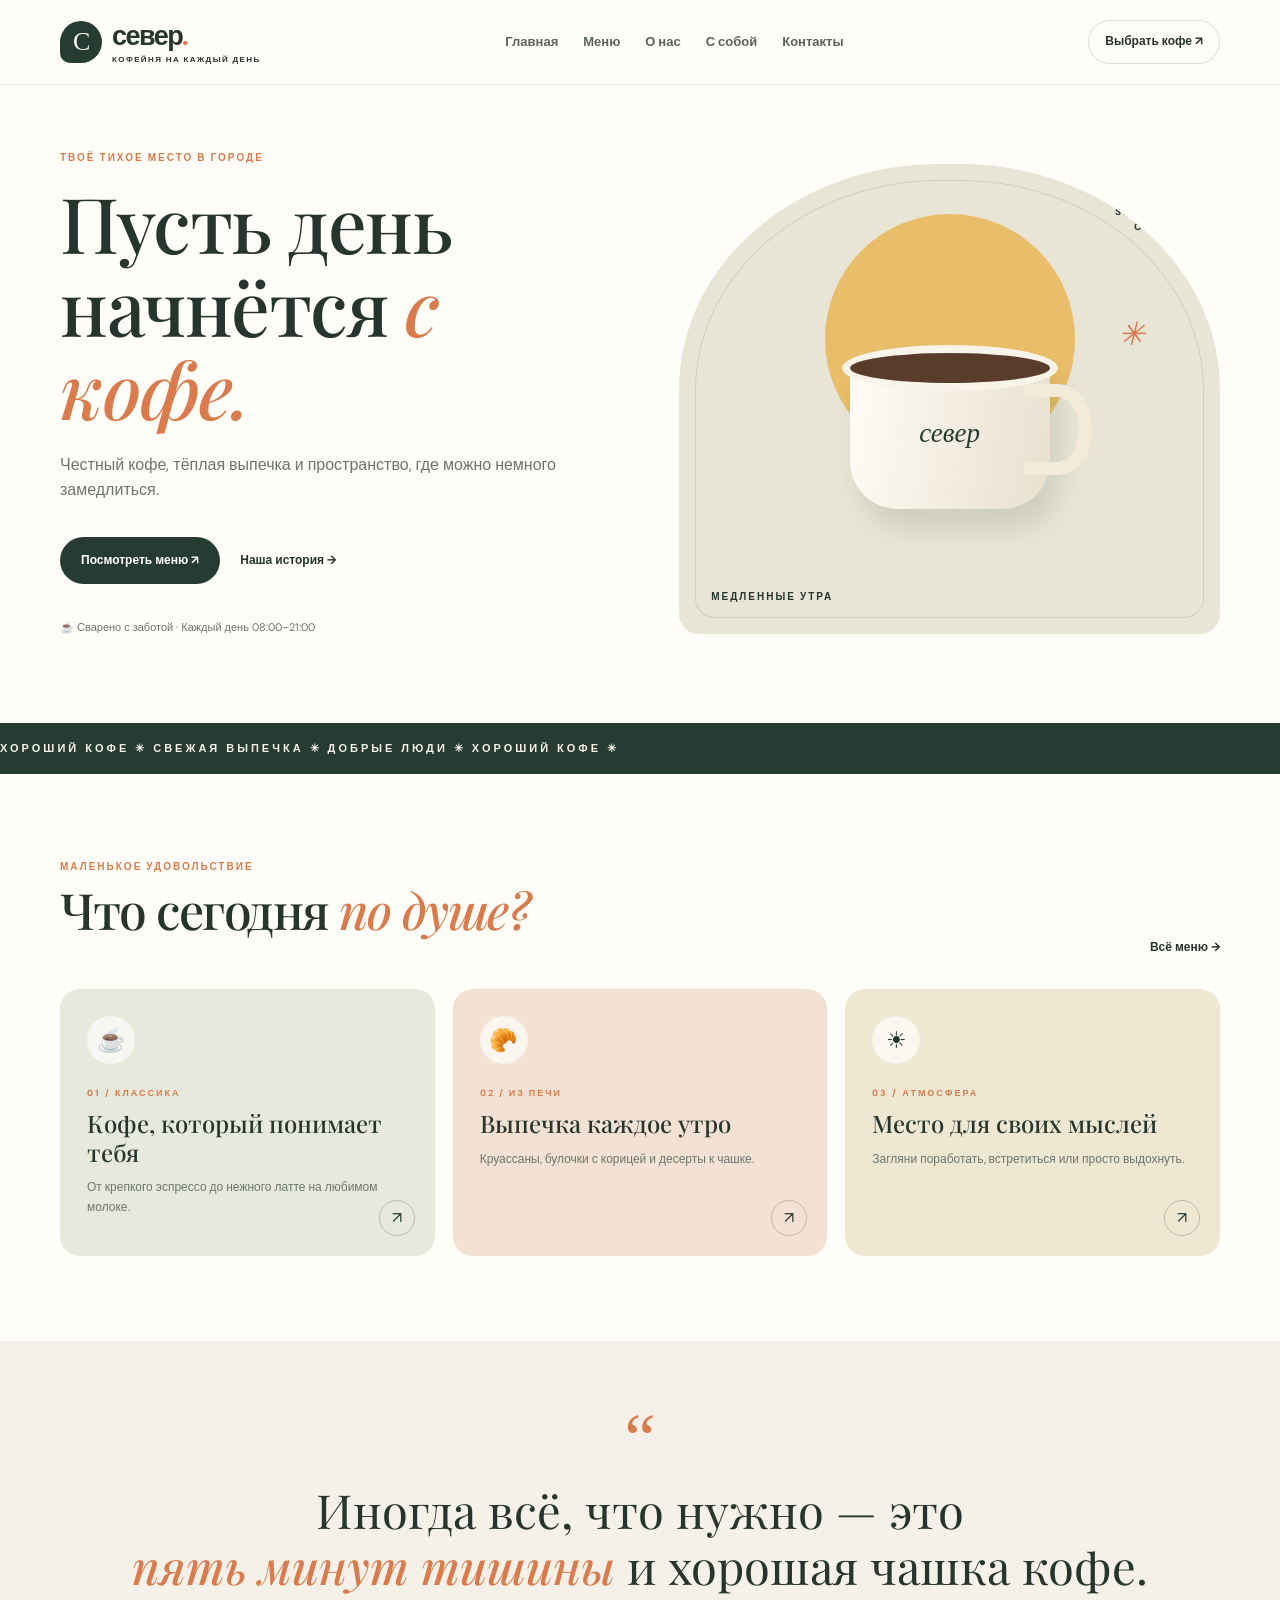
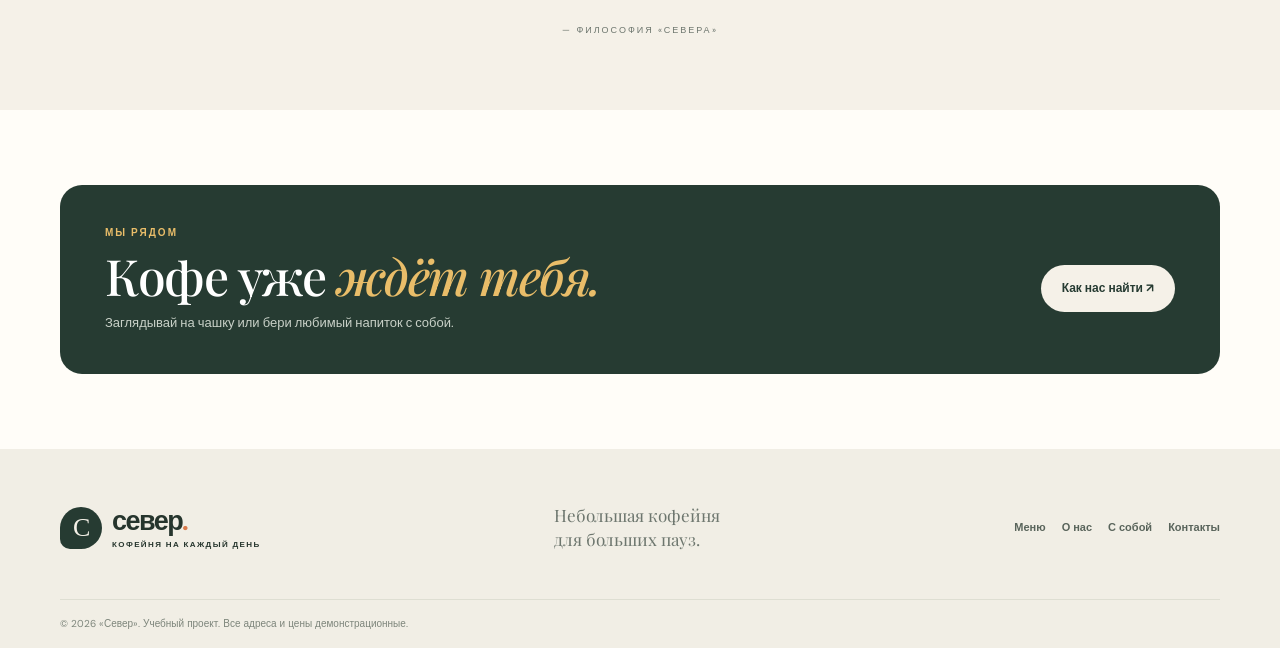
<file: index.html>
<!doctype html>
<html lang="ru"><head><!-- Google tag (gtag.js) -->
<script async src="https://www.googletagmanager.com/gtag/js?id=G-7KLQMYCX5T"></script>
<script>
  window.dataLayer = window.dataLayer || [];
  function gtag(){dataLayer.push(arguments);}
  gtag('js', new Date());

  gtag('config', 'G-7KLQMYCX5T');
</script>
<meta charset="utf-8"><meta name="viewport" content="width=device-width, initial-scale=1">
<title>Север — уютная кофейня в городе</title><meta name="description" content="Кофейня «Север»: ароматный кофе, свежая выпечка и место, где можно замедлиться.">
<meta name="keywords" content="кофейня, кофе, меню кофейни, капучино, латте, выпечка, кофе с собой">
<meta name="author" content="Учебный проект"><meta name="robots" content="index, follow">
<link rel="canonical" href="https://angyraid.github.io/kofeynya-sever/">
<meta property="og:type" content="website"><meta property="og:title" content="Север — уютная кофейня в городе">
<meta property="og:description" content="Кофейня «Север»: ароматный кофе, свежая выпечка и место, где можно замедлиться."><meta property="og:url" content="https://angyraid.github.io/kofeynya-sever/"><meta property="og:locale" content="ru_RU">
<meta name="theme-color" content="#263b32"><link rel="stylesheet" href="style.css"><script src="script.js" defer></script>
<!-- Yandex.Metrika counter -->
<script type="text/javascript">
    (function(m,e,t,r,i,k,a){
        m[i]=m[i]||function(){(m[i].a=m[i].a||[]).push(arguments)};
        m[i].l=1*new Date();
        for (var j = 0; j < document.scripts.length; j++) {if (document.scripts[j].src === r) { return; }}
        k=e.createElement(t),a=e.getElementsByTagName(t)[0],k.async=1,k.src=r,a.parentNode.insertBefore(k,a)
    })(window, document,'script','https://mc.yandex.ru/metrika/tag.js?id=113733367', 'ym');

    ym(113733367, 'init', {ssr:true, webvisor:true, clickmap:true, ecommerce:"dataLayer", referrer: document.referrer, url: location.href, accurateTrackBounce:true, trackLinks:true});
</script>
<noscript><div><img src="https://mc.yandex.ru/watch/113733367" style="position:absolute; left:-9999px;" alt="" /></div></noscript>
<!-- /Yandex.Metrika counter --></head><body><a class="skip" href="#main">Перейти к содержимому</a><header><div class="wrap head"><a class="logo" href="index.html"><b>С</b><span>север<span class="dot">.</span><small>КОФЕЙНЯ НА КАЖДЫЙ ДЕНЬ</small></span></a><button class="toggle" aria-label="Открыть меню" aria-expanded="false">☰</button><nav class="menu"><a href="index.html">Главная</a><a href="menu.html">Меню</a><a href="about.html">О нас</a><a href="delivery.html">С собой</a><a href="contacts.html">Контакты</a></nav><a class="toplink" href="menu.html">Выбрать кофе ↗</a></div></header><main id="main">
<section class="hero wrap"><div><p class="eyebrow">ТВОЁ ТИХОЕ МЕСТО В ГОРОДЕ</p><h1>Пусть день<br>начнётся <em>с кофе.</em></h1><p class="lead">Честный кофе, тёплая выпечка и пространство, где можно немного замедлиться.</p><a class="btn" href="menu.html">Посмотреть меню ↗</a><a class="textlink" href="about.html">Наша история →</a><p class="note">☕ Сварено с заботой · Каждый день 08:00–21:00</p></div><div class="art" role="img" aria-label="Стилизованная чашка кофе"><div class="sun"></div><div class="cup"><span>север</span></div><b class="arttop">SPECIALTY<br>COFFEE</b><b class="artbottom">МЕДЛЕННЫЕ УТРА</b><i>✳</i></div></section>
<div class="ticker">ХОРОШИЙ КОФЕ ✳ СВЕЖАЯ ВЫПЕЧКА ✳ ДОБРЫЕ ЛЮДИ ✳ ХОРОШИЙ КОФЕ ✳</div>
<section class="wrap section"><div class="sectionhead"><div><p class="eyebrow">МАЛЕНЬКОЕ УДОВОЛЬСТВИЕ</p><h2>Что сегодня <em>по душе?</em></h2></div><a class="textlink" href="menu.html">Всё меню →</a></div><div class="cards"><article class="card green"><span>☕</span><p class="eyebrow">01 / КЛАССИКА</p><h3>Кофе, который понимает тебя</h3><p>От крепкого эспрессо до нежного латте на любимом молоке.</p><a class="round" href="menu.html">↗</a></article><article class="card peach"><span>🥐</span><p class="eyebrow">02 / ИЗ ПЕЧИ</p><h3>Выпечка каждое утро</h3><p>Круассаны, булочки с корицей и десерты к чашке.</p><a class="round" href="menu.html#bakery">↗</a></article><article class="card yellow"><span>☀</span><p class="eyebrow">03 / АТМОСФЕРА</p><h3>Место для своих мыслей</h3><p>Загляни поработать, встретиться или просто выдохнуть.</p><a class="round" href="about.html">↗</a></article></div></section>
<section class="quote"><p>“</p><blockquote>Иногда всё, что нужно — это<br><em>пять минут тишины</em> и хорошая чашка кофе.</blockquote><small>— ФИЛОСОФИЯ «СЕВЕРА»</small></section>
<section class="wrap cta"><div><p class="eyebrow">МЫ РЯДОМ</p><h2>Кофе уже <em>ждёт тебя.</em></h2><p>Заглядывай на чашку или бери любимый напиток с собой.</p></div><a class="btn light" href="contacts.html">Как нас найти ↗</a></section>
<script type="application/ld+json">{"@context":"https://schema.org","@type":"CafeOrCoffeeShop","name":"Север","description":"Вымышленная кофейня для учебного проекта","servesCuisine":"Кофе, завтраки, выпечка","priceRange":"₽₽","url":"https://angyraid.github.io/kofeynya-sever/"}</script>
</main><footer><div class="wrap foot"><a class="logo" href="index.html"><b>С</b><span>север<span class="dot">.</span><small>КОФЕЙНЯ НА КАЖДЫЙ ДЕНЬ</small></span></a><p>Небольшая кофейня<br>для больших пауз.</p><div class="footlinks"><a href="menu.html">Меню</a><a href="about.html">О нас</a><a href="delivery.html">С собой</a><a href="contacts.html">Контакты</a></div></div><div class="wrap copyright">© 2026 «Север». Учебный проект. Все адреса и цены демонстрационные.</div></footer></body></html>
</file>
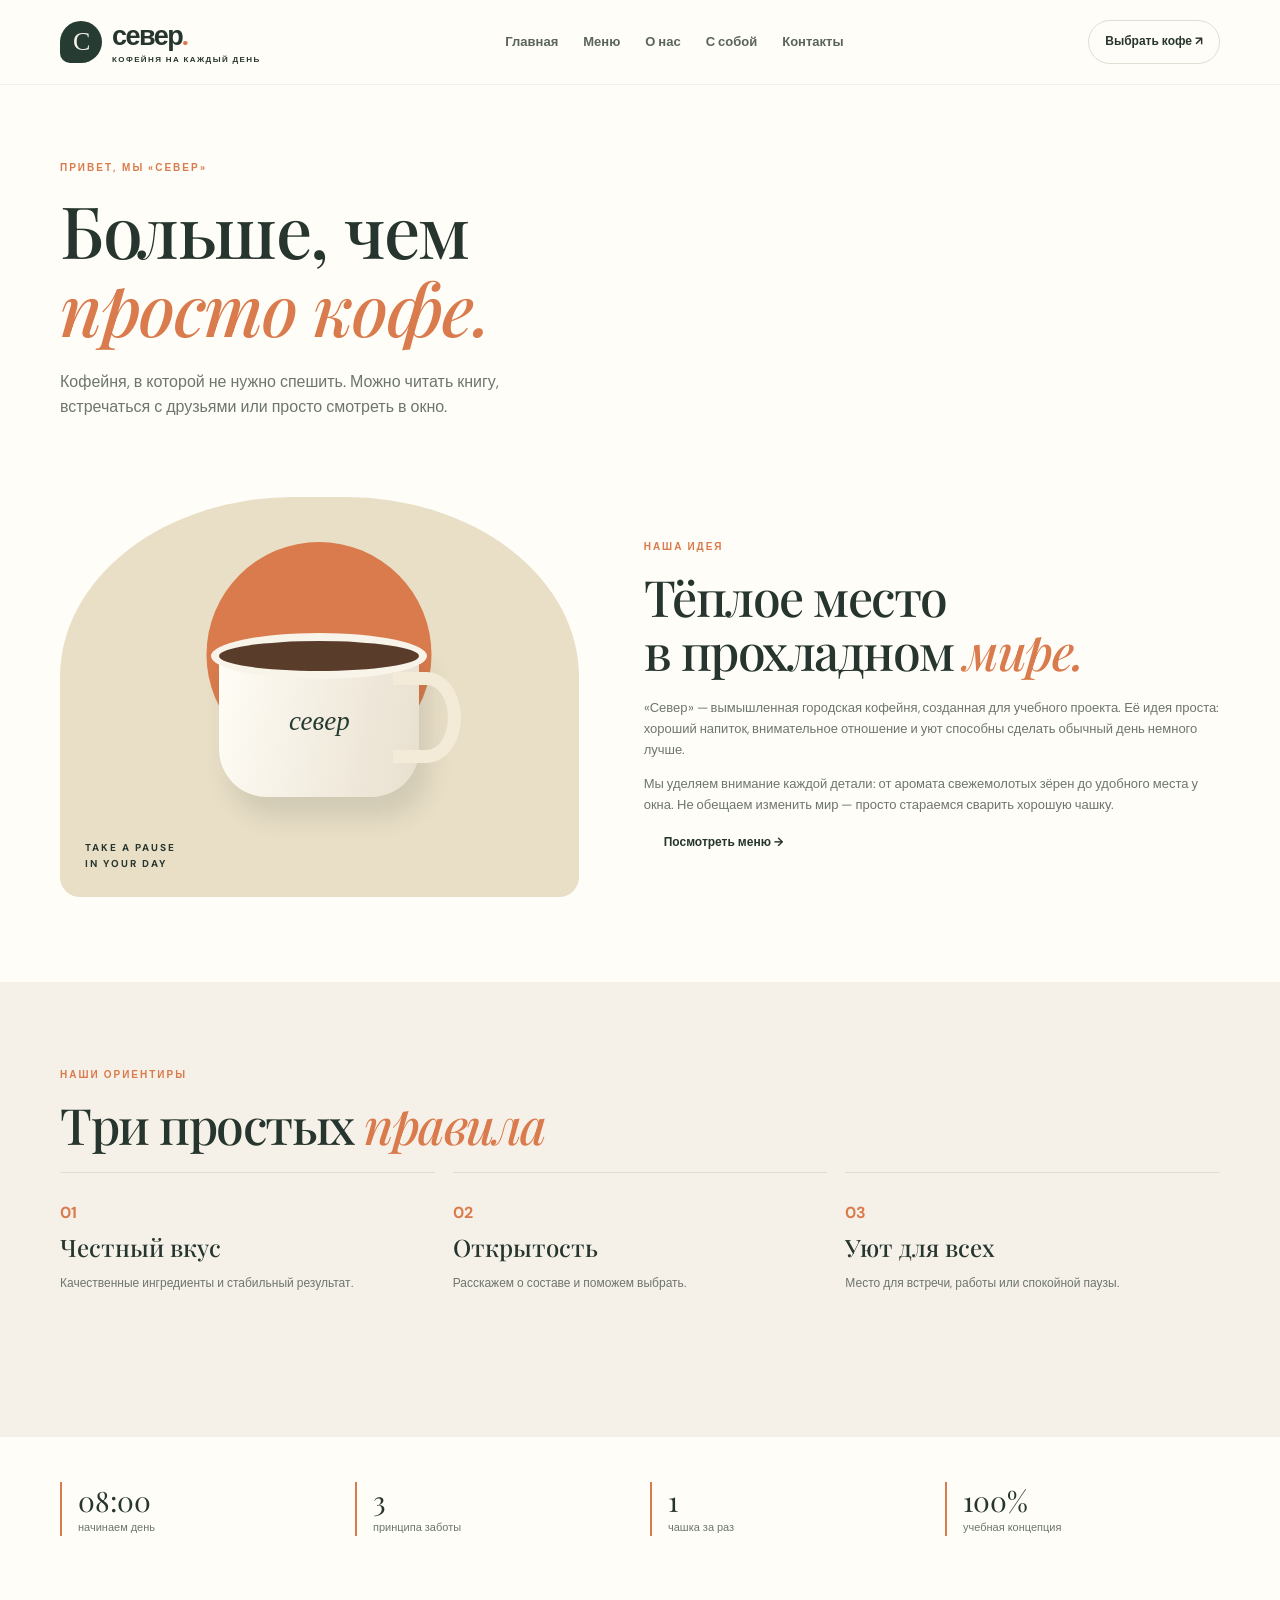
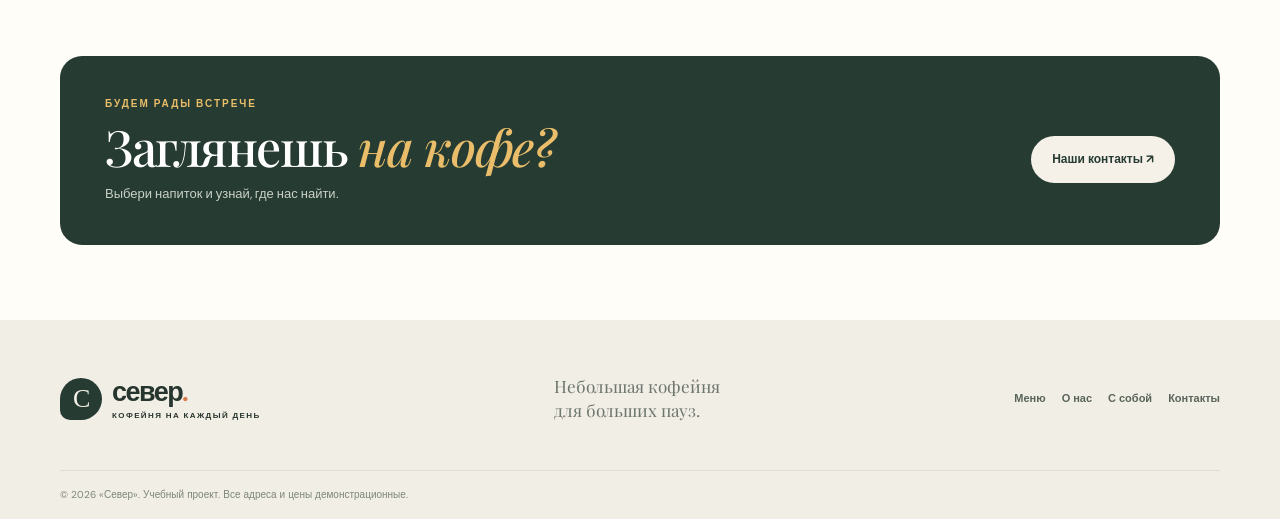
<file: about.html>
<!doctype html>
<html lang="ru"><head><!-- Google tag (gtag.js) -->
<script async src="https://www.googletagmanager.com/gtag/js?id=G-7KLQMYCX5T"></script>
<script>
  window.dataLayer = window.dataLayer || [];
  function gtag(){dataLayer.push(arguments);}
  gtag('js', new Date());

  gtag('config', 'G-7KLQMYCX5T');
</script>
<meta charset="utf-8"><meta name="viewport" content="width=device-width, initial-scale=1">
<title>О кофейне «Север» — наша история</title><meta name="description" content="История и ценности кофейни «Север»: качественный кофе, внимательное отношение и уютная атмосфера.">
<meta name="keywords" content="кофейня, кофе, меню кофейни, капучино, латте, выпечка, кофе с собой">
<meta name="author" content="Учебный проект"><meta name="robots" content="index, follow">
<link rel="canonical" href="https://angyraid.github.io/kofeynya-sever/about.html">
<meta property="og:type" content="website"><meta property="og:title" content="О кофейне «Север» — наша история">
<meta property="og:description" content="История и ценности кофейни «Север»: качественный кофе, внимательное отношение и уютная атмосфера."><meta property="og:url" content="https://angyraid.github.io/kofeynya-sever/about.html"><meta property="og:locale" content="ru_RU">
<meta name="theme-color" content="#263b32"><link rel="stylesheet" href="style.css"><script src="script.js" defer></script>
<!-- Yandex.Metrika counter -->
<script type="text/javascript">
    (function(m,e,t,r,i,k,a){
        m[i]=m[i]||function(){(m[i].a=m[i].a||[]).push(arguments)};
        m[i].l=1*new Date();
        for (var j = 0; j < document.scripts.length; j++) {if (document.scripts[j].src === r) { return; }}
        k=e.createElement(t),a=e.getElementsByTagName(t)[0],k.async=1,k.src=r,a.parentNode.insertBefore(k,a)
    })(window, document,'script','https://mc.yandex.ru/metrika/tag.js?id=113733367', 'ym');

    ym(113733367, 'init', {ssr:true, webvisor:true, clickmap:true, ecommerce:"dataLayer", referrer: document.referrer, url: location.href, accurateTrackBounce:true, trackLinks:true});
</script>
<noscript><div><img src="https://mc.yandex.ru/watch/113733367" style="position:absolute; left:-9999px;" alt="" /></div></noscript>
<!-- /Yandex.Metrika counter --></head><body><a class="skip" href="#main">Перейти к содержимому</a><header><div class="wrap head"><a class="logo" href="index.html"><b>С</b><span>север<span class="dot">.</span><small>КОФЕЙНЯ НА КАЖДЫЙ ДЕНЬ</small></span></a><button class="toggle" aria-label="Открыть меню" aria-expanded="false">☰</button><nav class="menu"><a href="index.html">Главная</a><a href="menu.html">Меню</a><a href="about.html">О нас</a><a href="delivery.html">С собой</a><a href="contacts.html">Контакты</a></nav><a class="toplink" href="menu.html">Выбрать кофе ↗</a></div></header><main id="main">
<section class="pagehero wrap"><p class="eyebrow">ПРИВЕТ, МЫ «СЕВЕР»</p><h1>Больше, чем<br><em>просто кофе.</em></h1><p class="lead">Кофейня, в которой не нужно спешить. Можно читать книгу, встречаться с друзьями или просто смотреть в окно.</p></section>
<section class="wrap story"><div class="storyart"><div class="sun"></div><div class="cup"><span>север</span></div><b>TAKE A PAUSE<br>IN YOUR DAY</b></div><div><p class="eyebrow">НАША ИДЕЯ</p><h2>Тёплое место<br>в прохладном <em>мире.</em></h2><p>«Север» — вымышленная городская кофейня, созданная для учебного проекта. Её идея проста: хороший напиток, внимательное отношение и уют способны сделать обычный день немного лучше.</p><p>Мы уделяем внимание каждой детали: от аромата свежемолотых зёрен до удобного места у окна. Не обещаем изменить мир — просто стараемся сварить хорошую чашку.</p><a class="textlink" href="menu.html">Посмотреть меню →</a></div></section>
<section class="tint section"><div class="wrap"><p class="eyebrow">НАШИ ОРИЕНТИРЫ</p><h2>Три простых <em>правила</em></h2><div class="cards values"><article class="card"><b class="num">01</b><h3>Честный вкус</h3><p>Качественные ингредиенты и стабильный результат.</p></article><article class="card"><b class="num">02</b><h3>Открытость</h3><p>Расскажем о составе и поможем выбрать.</p></article><article class="card"><b class="num">03</b><h3>Уют для всех</h3><p>Место для встречи, работы или спокойной паузы.</p></article></div></div></section>
<section class="wrap stats"><div><b>08:00</b><span>начинаем день</span></div><div><b>3</b><span>принципа заботы</span></div><div><b>1</b><span>чашка за раз</span></div><div><b>100%</b><span>учебная концепция</span></div></section>
<section class="wrap cta"><div><p class="eyebrow">БУДЕМ РАДЫ ВСТРЕЧЕ</p><h2>Заглянешь <em>на кофе?</em></h2><p>Выбери напиток и узнай, где нас найти.</p></div><a class="btn light" href="contacts.html">Наши контакты ↗</a></section>
</main><footer><div class="wrap foot"><a class="logo" href="index.html"><b>С</b><span>север<span class="dot">.</span><small>КОФЕЙНЯ НА КАЖДЫЙ ДЕНЬ</small></span></a><p>Небольшая кофейня<br>для больших пауз.</p><div class="footlinks"><a href="menu.html">Меню</a><a href="about.html">О нас</a><a href="delivery.html">С собой</a><a href="contacts.html">Контакты</a></div></div><div class="wrap copyright">© 2026 «Север». Учебный проект. Все адреса и цены демонстрационные.</div></footer></body></html>
</file>
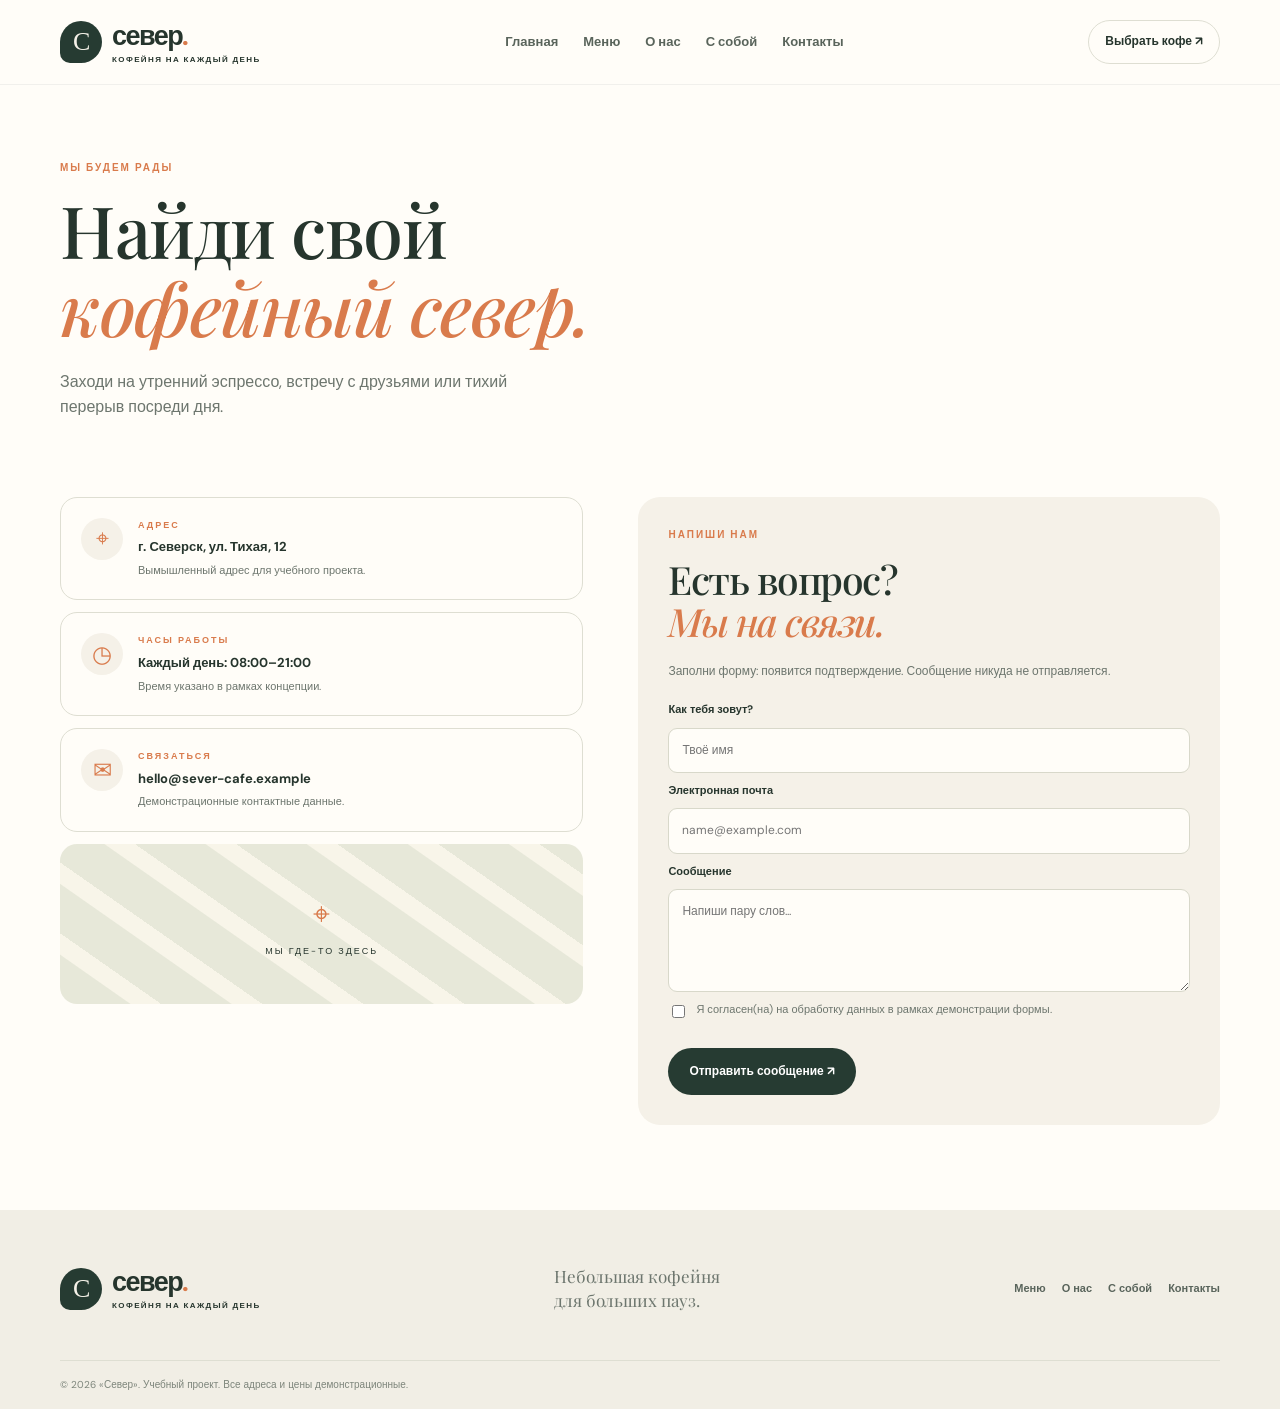
<file: contacts.html>
<!doctype html>
<html lang="ru"><head><!-- Google tag (gtag.js) -->
<script async src="https://www.googletagmanager.com/gtag/js?id=G-7KLQMYCX5T"></script>
<script>
  window.dataLayer = window.dataLayer || [];
  function gtag(){dataLayer.push(arguments);}
  gtag('js', new Date());

  gtag('config', 'G-7KLQMYCX5T');
</script>
<meta charset="utf-8"><meta name="viewport" content="width=device-width, initial-scale=1">
<title>Контакты и часы работы — кофейня «Север»</title><meta name="description" content="Контакты кофейни «Север»: демонстрационный адрес, часы работы и форма обратной связи.">
<meta name="keywords" content="кофейня, кофе, меню кофейни, капучино, латте, выпечка, кофе с собой">
<meta name="author" content="Учебный проект"><meta name="robots" content="index, follow">
<link rel="canonical" href="https://angyraid.github.io/kofeynya-sever/contacts.html">
<meta property="og:type" content="website"><meta property="og:title" content="Контакты и часы работы — кофейня «Север»">
<meta property="og:description" content="Контакты кофейни «Север»: демонстрационный адрес, часы работы и форма обратной связи."><meta property="og:url" content="https://angyraid.github.io/kofeynya-sever/contacts.html"><meta property="og:locale" content="ru_RU">
<meta name="theme-color" content="#263b32"><link rel="stylesheet" href="style.css"><script src="script.js" defer></script>
<!-- Yandex.Metrika counter -->
<script type="text/javascript">
    (function(m,e,t,r,i,k,a){
        m[i]=m[i]||function(){(m[i].a=m[i].a||[]).push(arguments)};
        m[i].l=1*new Date();
        for (var j = 0; j < document.scripts.length; j++) {if (document.scripts[j].src === r) { return; }}
        k=e.createElement(t),a=e.getElementsByTagName(t)[0],k.async=1,k.src=r,a.parentNode.insertBefore(k,a)
    })(window, document,'script','https://mc.yandex.ru/metrika/tag.js?id=113733367', 'ym');

    ym(113733367, 'init', {ssr:true, webvisor:true, clickmap:true, ecommerce:"dataLayer", referrer: document.referrer, url: location.href, accurateTrackBounce:true, trackLinks:true});
</script>
<noscript><div><img src="https://mc.yandex.ru/watch/113733367" style="position:absolute; left:-9999px;" alt="" /></div></noscript>
<!-- /Yandex.Metrika counter --></head><body><a class="skip" href="#main">Перейти к содержимому</a><header><div class="wrap head"><a class="logo" href="index.html"><b>С</b><span>север<span class="dot">.</span><small>КОФЕЙНЯ НА КАЖДЫЙ ДЕНЬ</small></span></a><button class="toggle" aria-label="Открыть меню" aria-expanded="false">☰</button><nav class="menu"><a href="index.html">Главная</a><a href="menu.html">Меню</a><a href="about.html">О нас</a><a href="delivery.html">С собой</a><a href="contacts.html">Контакты</a></nav><a class="toplink" href="menu.html">Выбрать кофе ↗</a></div></header><main id="main">
<section class="pagehero wrap"><p class="eyebrow">МЫ БУДЕМ РАДЫ</p><h1>Найди свой<br><em>кофейный север.</em></h1><p class="lead">Заходи на утренний эспрессо, встречу с друзьями или тихий перерыв посреди дня.</p></section>
<section class="wrap contacts"><div class="contactinfo"><article><span>⌖</span><div><p class="eyebrow">АДРЕС</p><h3>г. Северск, ул. Тихая, 12</h3><p>Вымышленный адрес для учебного проекта.</p></div></article><article><span>◷</span><div><p class="eyebrow">ЧАСЫ РАБОТЫ</p><h3>Каждый день: 08:00–21:00</h3><p>Время указано в рамках концепции.</p></div></article><article><span>✉</span><div><p class="eyebrow">СВЯЗАТЬСЯ</p><h3>hello@sever-cafe.example</h3><p>Демонстрационные контактные данные.</p></div></article><div class="map">⌖ <small>МЫ ГДЕ-ТО ЗДЕСЬ</small></div></div>
<div class="formbox"><p class="eyebrow">НАПИШИ НАМ</p><h2>Есть вопрос?<br><em>Мы на связи.</em></h2><p>Заполни форму: появится подтверждение. Сообщение никуда не отправляется.</p><form id="contactForm"><label for="name">Как тебя зовут?</label><input id="name" name="name" required minlength="2" placeholder="Твоё имя"><label for="email">Электронная почта</label><input id="email" name="email" type="email" required placeholder="name@example.com"><label for="message">Сообщение</label><textarea id="message" name="message" rows="4" required minlength="5" placeholder="Напиши пару слов..."></textarea><label class="consent"><input type="checkbox" required> Я согласен(на) на обработку данных в рамках демонстрации формы.</label><button class="btn" type="submit">Отправить сообщение ↗</button><p id="formSuccess" class="success" role="status" aria-live="polite">Спасибо! Это демонстрационная форма: сообщение не отправлено.</p></form></div></section>
</main><footer><div class="wrap foot"><a class="logo" href="index.html"><b>С</b><span>север<span class="dot">.</span><small>КОФЕЙНЯ НА КАЖДЫЙ ДЕНЬ</small></span></a><p>Небольшая кофейня<br>для больших пауз.</p><div class="footlinks"><a href="menu.html">Меню</a><a href="about.html">О нас</a><a href="delivery.html">С собой</a><a href="contacts.html">Контакты</a></div></div><div class="wrap copyright">© 2026 «Север». Учебный проект. Все адреса и цены демонстрационные.</div></footer></body></html>
</file>
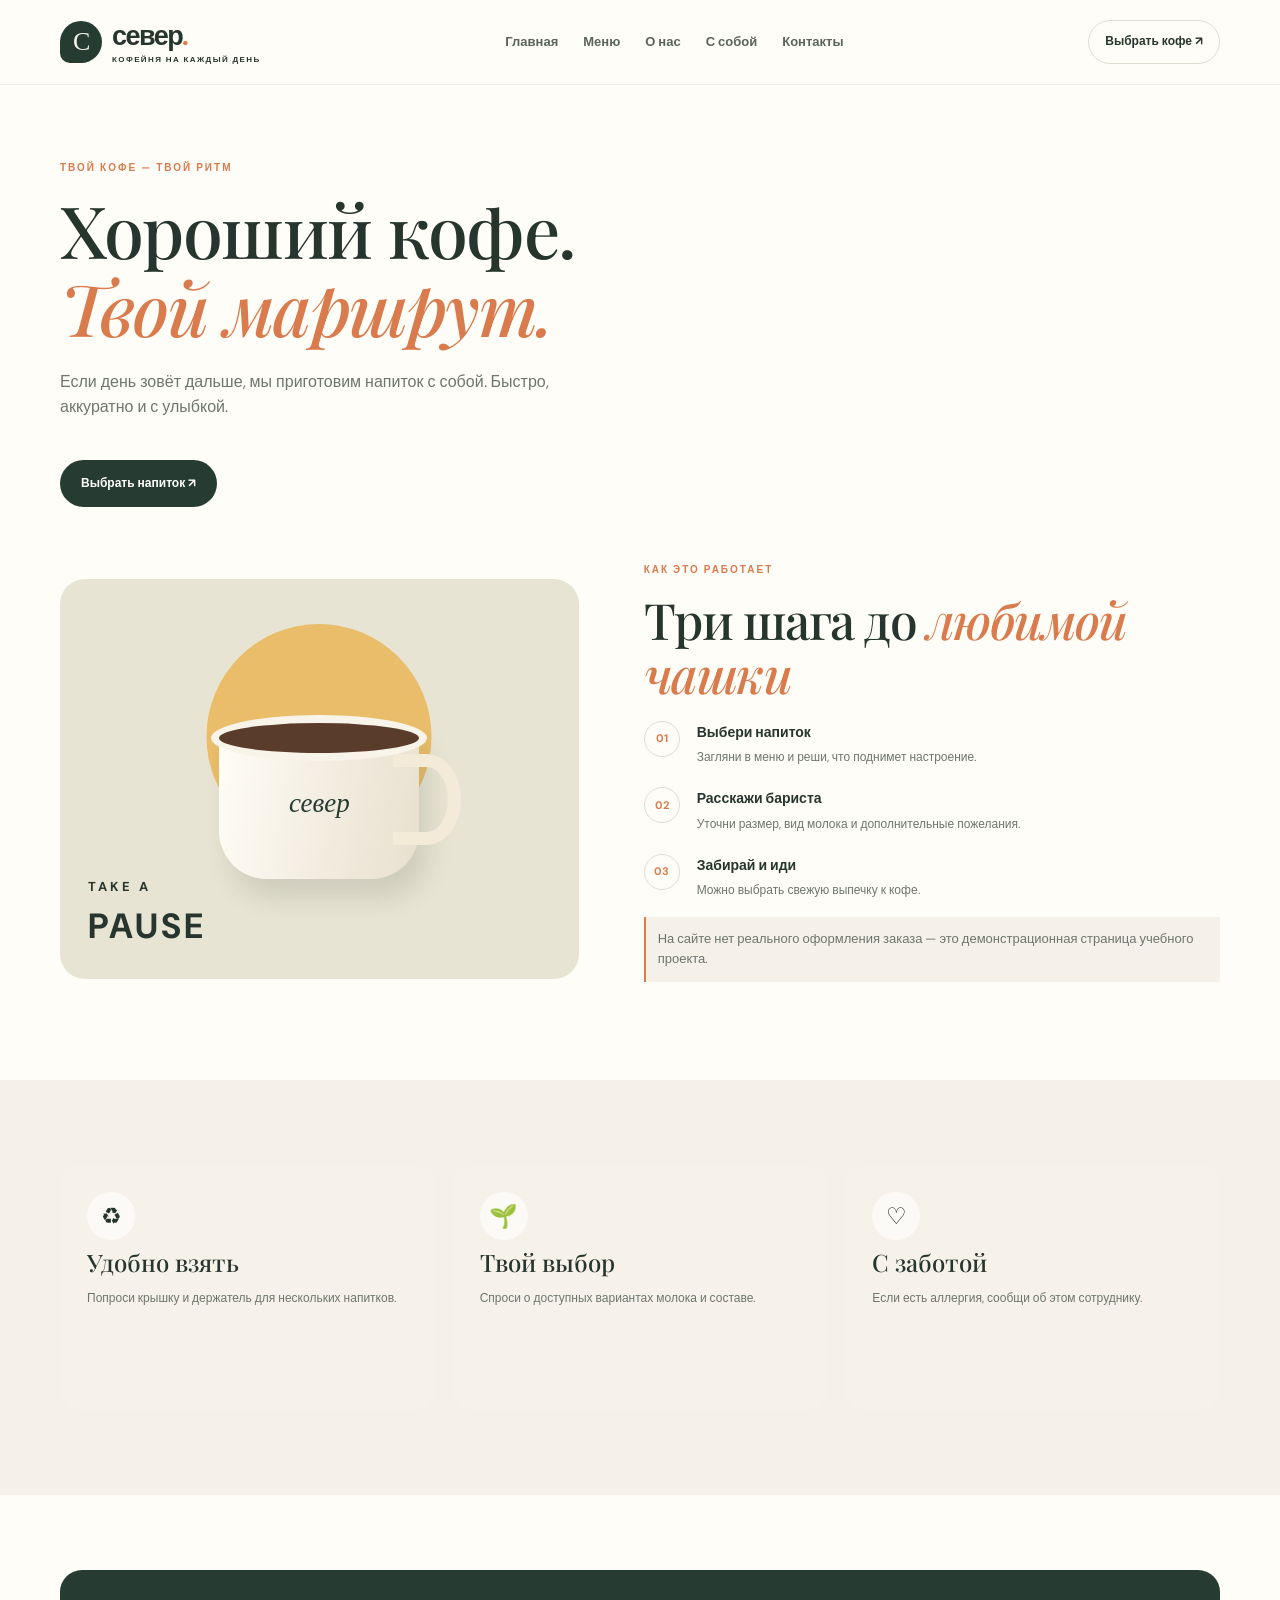
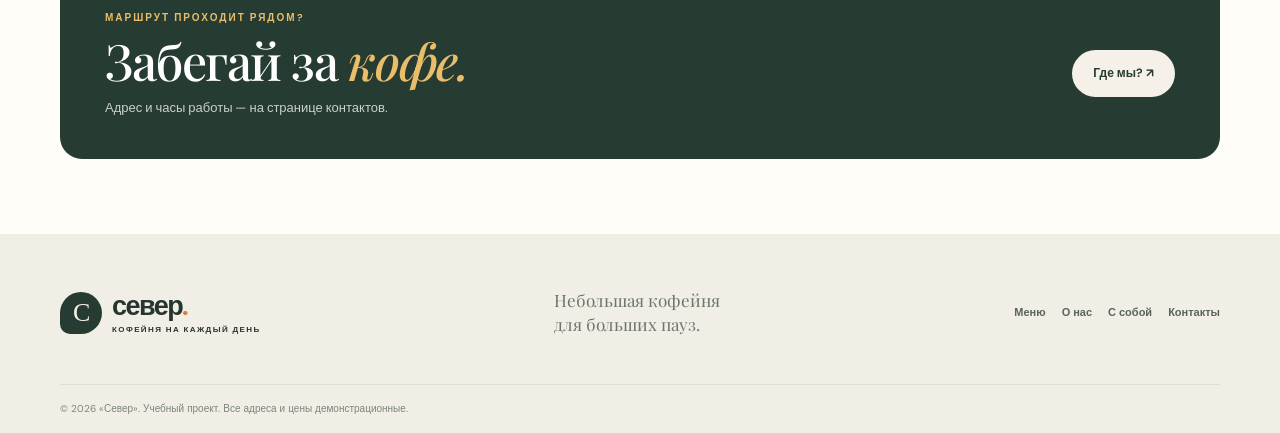
<file: delivery.html>
<!doctype html>
<html lang="ru"><head><!-- Google tag (gtag.js) -->
<script async src="https://www.googletagmanager.com/gtag/js?id=G-7KLQMYCX5T"></script>
<script>
  window.dataLayer = window.dataLayer || [];
  function gtag(){dataLayer.push(arguments);}
  gtag('js', new Date());

  gtag('config', 'G-7KLQMYCX5T');
</script>
<meta charset="utf-8"><meta name="viewport" content="width=device-width, initial-scale=1">
<title>Кофе с собой — кофейня «Север»</title><meta name="description" content="Как взять любимый кофе с собой в кофейне «Север»: выбор напитка, пожелания бариста и заказ на вынос.">
<meta name="keywords" content="кофейня, кофе, меню кофейни, капучино, латте, выпечка, кофе с собой">
<meta name="author" content="Учебный проект"><meta name="robots" content="index, follow">
<link rel="canonical" href="https://angyraid.github.io/kofeynya-sever/delivery.html">
<meta property="og:type" content="website"><meta property="og:title" content="Кофе с собой — кофейня «Север»">
<meta property="og:description" content="Как взять любимый кофе с собой в кофейне «Север»: выбор напитка, пожелания бариста и заказ на вынос."><meta property="og:url" content="https://angyraid.github.io/kofeynya-sever/delivery.html"><meta property="og:locale" content="ru_RU">
<meta name="theme-color" content="#263b32"><link rel="stylesheet" href="style.css"><script src="script.js" defer></script>
<!-- Yandex.Metrika counter -->
<script type="text/javascript">
    (function(m,e,t,r,i,k,a){
        m[i]=m[i]||function(){(m[i].a=m[i].a||[]).push(arguments)};
        m[i].l=1*new Date();
        for (var j = 0; j < document.scripts.length; j++) {if (document.scripts[j].src === r) { return; }}
        k=e.createElement(t),a=e.getElementsByTagName(t)[0],k.async=1,k.src=r,a.parentNode.insertBefore(k,a)
    })(window, document,'script','https://mc.yandex.ru/metrika/tag.js?id=113733367', 'ym');

    ym(113733367, 'init', {ssr:true, webvisor:true, clickmap:true, ecommerce:"dataLayer", referrer: document.referrer, url: location.href, accurateTrackBounce:true, trackLinks:true});
</script>
<noscript><div><img src="https://mc.yandex.ru/watch/113733367" style="position:absolute; left:-9999px;" alt="" /></div></noscript>
<!-- /Yandex.Metrika counter --></head><body><a class="skip" href="#main">Перейти к содержимому</a><header><div class="wrap head"><a class="logo" href="index.html"><b>С</b><span>север<span class="dot">.</span><small>КОФЕЙНЯ НА КАЖДЫЙ ДЕНЬ</small></span></a><button class="toggle" aria-label="Открыть меню" aria-expanded="false">☰</button><nav class="menu"><a href="index.html">Главная</a><a href="menu.html">Меню</a><a href="about.html">О нас</a><a href="delivery.html">С собой</a><a href="contacts.html">Контакты</a></nav><a class="toplink" href="menu.html">Выбрать кофе ↗</a></div></header><main id="main">
<section class="pagehero wrap"><p class="eyebrow">ТВОЙ КОФЕ — ТВОЙ РИТМ</p><h1>Хороший кофе.<br><em>Твой маршрут.</em></h1><p class="lead">Если день зовёт дальше, мы приготовим напиток с собой. Быстро, аккуратно и с улыбкой.</p><a class="btn" href="menu.html">Выбрать напиток ↗</a></section>
<section class="wrap story"><div class="poster"><div class="sun"></div><div class="cup"><span>север</span></div><b>TAKE A<br><strong>PAUSE</strong></b></div><div><p class="eyebrow">КАК ЭТО РАБОТАЕТ</p><h2>Три шага до <em>любимой чашки</em></h2><ol class="steps"><li><b>01</b><div><h3>Выбери напиток</h3><p>Загляни в меню и реши, что поднимет настроение.</p></div></li><li><b>02</b><div><h3>Расскажи бариста</h3><p>Уточни размер, вид молока и дополнительные пожелания.</p></div></li><li><b>03</b><div><h3>Забирай и иди</h3><p>Можно выбрать свежую выпечку к кофе.</p></div></li></ol><p class="smallnote">На сайте нет реального оформления заказа — это демонстрационная страница учебного проекта.</p></div></section>
<section class="tint section"><div class="wrap"><div class="cards"><article class="card"><span>♻</span><h3>Удобно взять</h3><p>Попроси крышку и держатель для нескольких напитков.</p></article><article class="card"><span>🌱</span><h3>Твой выбор</h3><p>Спроси о доступных вариантах молока и составе.</p></article><article class="card"><span>♡</span><h3>С заботой</h3><p>Если есть аллергия, сообщи об этом сотруднику.</p></article></div></div></section>
<section class="wrap cta"><div><p class="eyebrow">МАРШРУТ ПРОХОДИТ РЯДОМ?</p><h2>Забегай за <em>кофе.</em></h2><p>Адрес и часы работы — на странице контактов.</p></div><a class="btn light" href="contacts.html">Где мы? ↗</a></section>
</main><footer><div class="wrap foot"><a class="logo" href="index.html"><b>С</b><span>север<span class="dot">.</span><small>КОФЕЙНЯ НА КАЖДЫЙ ДЕНЬ</small></span></a><p>Небольшая кофейня<br>для больших пауз.</p><div class="footlinks"><a href="menu.html">Меню</a><a href="about.html">О нас</a><a href="delivery.html">С собой</a><a href="contacts.html">Контакты</a></div></div><div class="wrap copyright">© 2026 «Север». Учебный проект. Все адреса и цены демонстрационные.</div></footer></body></html>
</file>
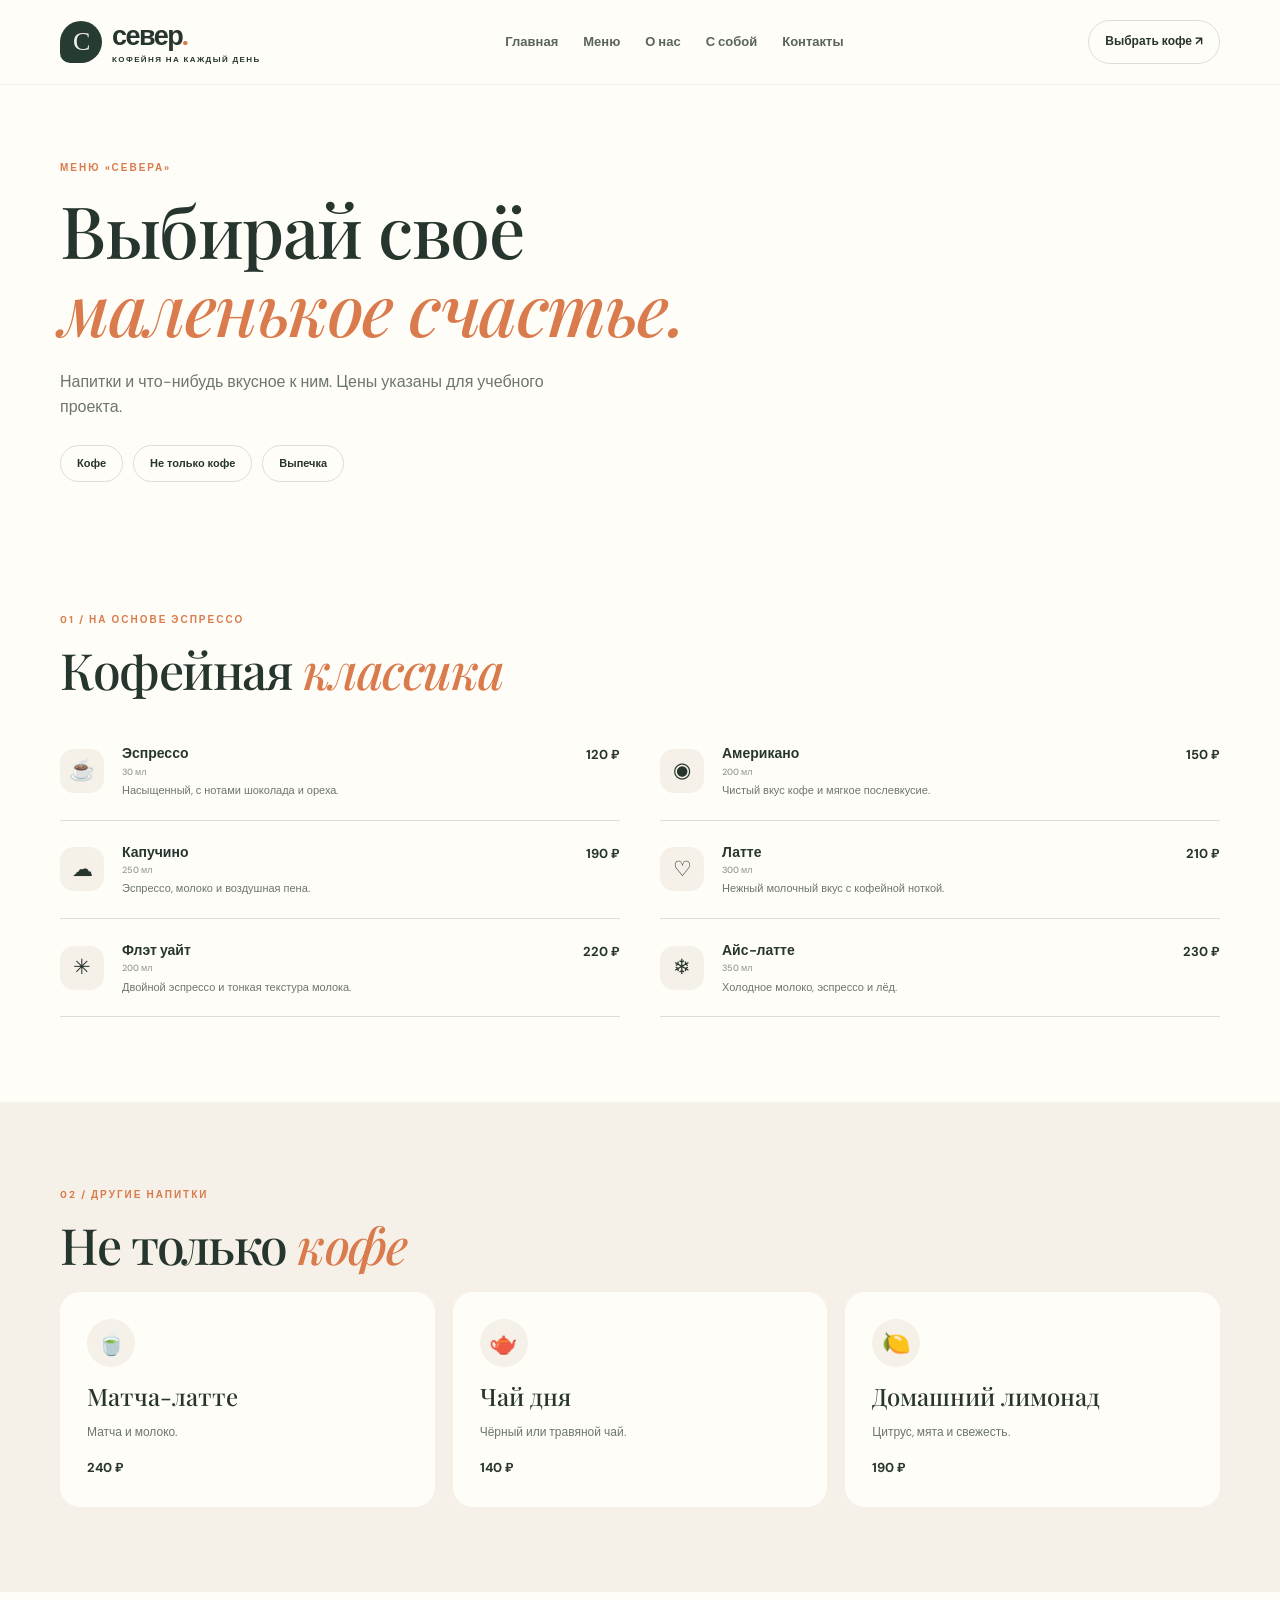
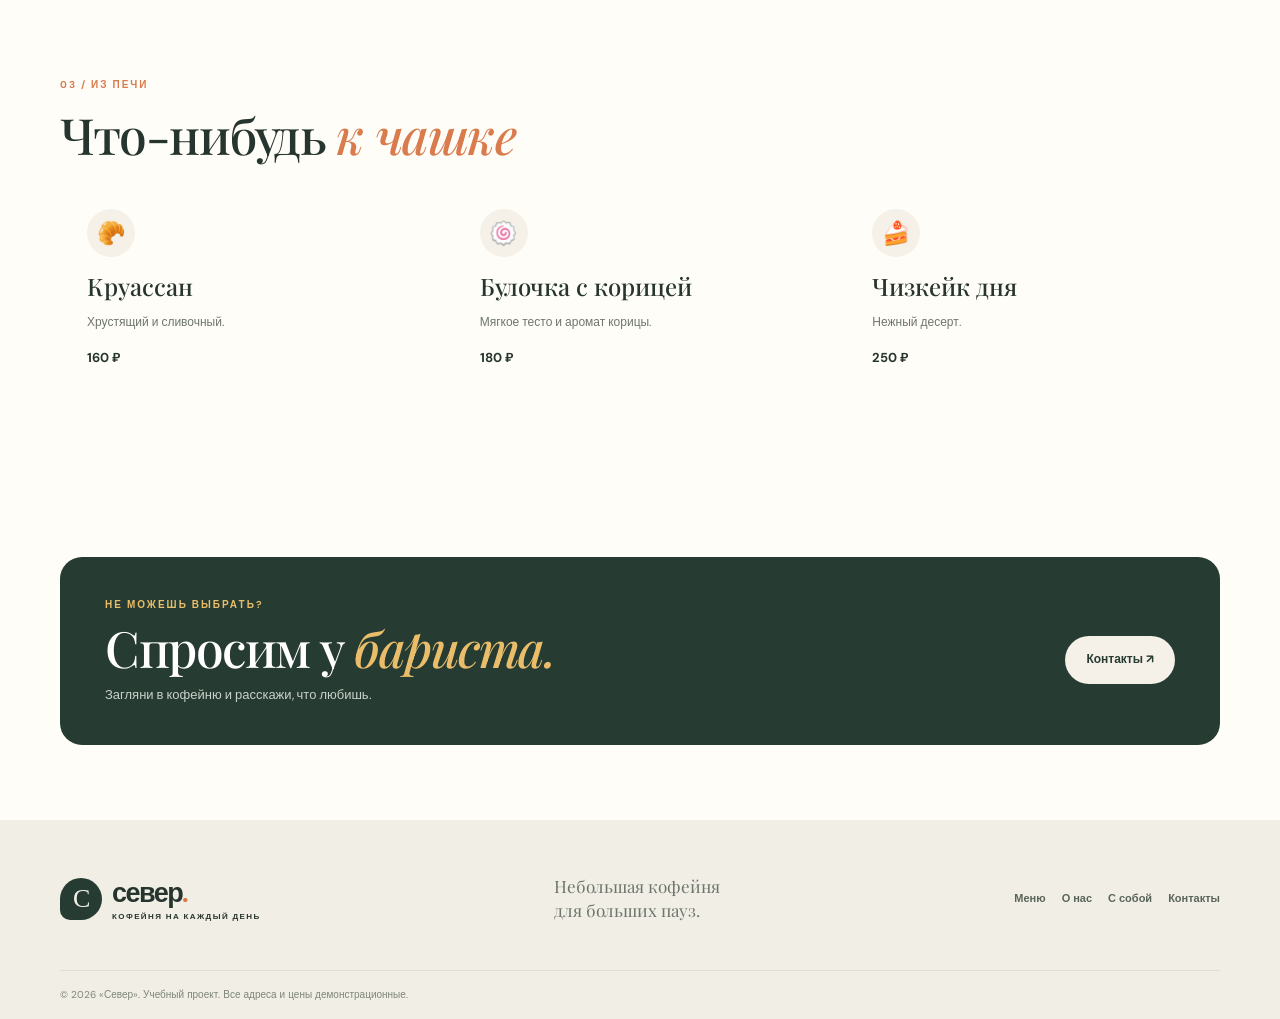
<file: menu.html>
<!doctype html>
<html lang="ru"><head><!-- Google tag (gtag.js) -->
<script async src="https://www.googletagmanager.com/gtag/js?id=G-7KLQMYCX5T"></script>
<script>
  window.dataLayer = window.dataLayer || [];
  function gtag(){dataLayer.push(arguments);}
  gtag('js', new Date());

  gtag('config', 'G-7KLQMYCX5T');
</script>
<meta charset="utf-8"><meta name="viewport" content="width=device-width, initial-scale=1">
<title>Меню кофе и выпечки — кофейня «Север»</title><meta name="description" content="Меню кофейни «Север»: эспрессо, капучино, латте, чай, сезонные напитки и свежая выпечка.">
<meta name="keywords" content="кофейня, кофе, меню кофейни, капучино, латте, выпечка, кофе с собой">
<meta name="author" content="Учебный проект"><meta name="robots" content="index, follow">
<link rel="canonical" href="https://angyraid.github.io/kofeynya-sever/menu.html">
<meta property="og:type" content="website"><meta property="og:title" content="Меню кофе и выпечки — кофейня «Север»">
<meta property="og:description" content="Меню кофейни «Север»: эспрессо, капучино, латте, чай, сезонные напитки и свежая выпечка."><meta property="og:url" content="https://angyraid.github.io/kofeynya-sever/menu.html"><meta property="og:locale" content="ru_RU">
<meta name="theme-color" content="#263b32"><link rel="stylesheet" href="style.css"><script src="script.js" defer></script>
<!-- Yandex.Metrika counter -->
<script type="text/javascript">
    (function(m,e,t,r,i,k,a){
        m[i]=m[i]||function(){(m[i].a=m[i].a||[]).push(arguments)};
        m[i].l=1*new Date();
        for (var j = 0; j < document.scripts.length; j++) {if (document.scripts[j].src === r) { return; }}
        k=e.createElement(t),a=e.getElementsByTagName(t)[0],k.async=1,k.src=r,a.parentNode.insertBefore(k,a)
    })(window, document,'script','https://mc.yandex.ru/metrika/tag.js?id=113733367', 'ym');

    ym(113733367, 'init', {ssr:true, webvisor:true, clickmap:true, ecommerce:"dataLayer", referrer: document.referrer, url: location.href, accurateTrackBounce:true, trackLinks:true});
</script>
<noscript><div><img src="https://mc.yandex.ru/watch/113733367" style="position:absolute; left:-9999px;" alt="" /></div></noscript>
<!-- /Yandex.Metrika counter --></head><body><a class="skip" href="#main">Перейти к содержимому</a><header><div class="wrap head"><a class="logo" href="index.html"><b>С</b><span>север<span class="dot">.</span><small>КОФЕЙНЯ НА КАЖДЫЙ ДЕНЬ</small></span></a><button class="toggle" aria-label="Открыть меню" aria-expanded="false">☰</button><nav class="menu"><a href="index.html">Главная</a><a href="menu.html">Меню</a><a href="about.html">О нас</a><a href="delivery.html">С собой</a><a href="contacts.html">Контакты</a></nav><a class="toplink" href="menu.html">Выбрать кофе ↗</a></div></header><main id="main">
<section class="pagehero wrap"><p class="eyebrow">МЕНЮ «СЕВЕРА»</p><h1>Выбирай своё<br><em>маленькое счастье.</em></h1><p class="lead">Напитки и что-нибудь вкусное к ним. Цены указаны для учебного проекта.</p><div class="pills"><a href="#coffee">Кофе</a><a href="#other">Не только кофе</a><a href="#bakery">Выпечка</a></div></section>
<section class="wrap section" id="coffee"><p class="eyebrow">01 / НА ОСНОВЕ ЭСПРЕССО</p><h2>Кофейная <em>классика</em></h2><div class="menulist">
<article><span>☕</span><div><h3>Эспрессо <small>30 мл</small></h3><p>Насыщенный, с нотами шоколада и ореха.</p></div><b>120 ₽</b></article>
<article><span>◉</span><div><h3>Американо <small>200 мл</small></h3><p>Чистый вкус кофе и мягкое послевкусие.</p></div><b>150 ₽</b></article>
<article><span>☁</span><div><h3>Капучино <small>250 мл</small></h3><p>Эспрессо, молоко и воздушная пена.</p></div><b>190 ₽</b></article>
<article><span>♡</span><div><h3>Латте <small>300 мл</small></h3><p>Нежный молочный вкус с кофейной ноткой.</p></div><b>210 ₽</b></article>
<article><span>✳</span><div><h3>Флэт уайт <small>200 мл</small></h3><p>Двойной эспрессо и тонкая текстура молока.</p></div><b>220 ₽</b></article>
<article><span>❄</span><div><h3>Айс-латте <small>350 мл</small></h3><p>Холодное молоко, эспрессо и лёд.</p></div><b>230 ₽</b></article></div></section>
<section class="tint section" id="other"><div class="wrap"><p class="eyebrow">02 / ДРУГИЕ НАПИТКИ</p><h2>Не только <em>кофе</em></h2><div class="cards smallcards"><article class="card"><span>🍵</span><h3>Матча-латте</h3><p>Матча и молоко.</p><b>240 ₽</b></article><article class="card"><span>🫖</span><h3>Чай дня</h3><p>Чёрный или травяной чай.</p><b>140 ₽</b></article><article class="card"><span>🍋</span><h3>Домашний лимонад</h3><p>Цитрус, мята и свежесть.</p><b>190 ₽</b></article></div></div></section>
<section class="wrap section" id="bakery"><p class="eyebrow">03 / ИЗ ПЕЧИ</p><h2>Что-нибудь <em>к чашке</em></h2><div class="cards smallcards"><article class="card peach"><span>🥐</span><h3>Круассан</h3><p>Хрустящий и сливочный.</p><b>160 ₽</b></article><article class="card peach"><span>🍥</span><h3>Булочка с корицей</h3><p>Мягкое тесто и аромат корицы.</p><b>180 ₽</b></article><article class="card peach"><span>🍰</span><h3>Чизкейк дня</h3><p>Нежный десерт.</p><b>250 ₽</b></article></div></section>
<section class="wrap cta"><div><p class="eyebrow">НЕ МОЖЕШЬ ВЫБРАТЬ?</p><h2>Спросим у <em>бариста.</em></h2><p>Загляни в кофейню и расскажи, что любишь.</p></div><a class="btn light" href="contacts.html">Контакты ↗</a></section>
</main><footer><div class="wrap foot"><a class="logo" href="index.html"><b>С</b><span>север<span class="dot">.</span><small>КОФЕЙНЯ НА КАЖДЫЙ ДЕНЬ</small></span></a><p>Небольшая кофейня<br>для больших пауз.</p><div class="footlinks"><a href="menu.html">Меню</a><a href="about.html">О нас</a><a href="delivery.html">С собой</a><a href="contacts.html">Контакты</a></div></div><div class="wrap copyright">© 2026 «Север». Учебный проект. Все адреса и цены демонстрационные.</div></footer></body></html>
</file>
<file: style.css>
@import url('https://fonts.googleapis.com/css2?family=DM+Sans:wght@400;500;600;700&family=Playfair+Display:ital,wght@0,500;0,600;1,500&display=swap');
:root{--green:#263b32;--green2:#3d5949;--cream:#f5f1e8;--paper:#fffdf8;--orange:#d97b4c;--yellow:#e9bd69;--ink:#26352d;--muted:#6d766e;--line:#deded2}
*{box-sizing:border-box}html{scroll-behavior:smooth;scroll-padding-top:90px}body{margin:0;background:var(--paper);color:var(--ink);font-family:'DM Sans',Arial,sans-serif;line-height:1.6}a{color:inherit;text-decoration:none}button,input,textarea{font:inherit}.wrap{width:min(1160px,calc(100% - 48px));margin-inline:auto}.skip{position:absolute;top:-50px;left:10px;background:white;padding:10px;z-index:99}.skip:focus{top:10px}
header{position:sticky;top:0;z-index:10;background:#fffdf8ee;backdrop-filter:blur(12px);border-bottom:1px solid #263b3210}.head{min-height:84px;display:flex;align-items:center;justify-content:space-between;gap:22px}.logo{display:flex;align-items:center;gap:10px;font-size:27px;font-weight:700;letter-spacing:-1.5px;line-height:1}.logo>b{display:grid;place-items:center;width:42px;height:42px;border-radius:50% 50% 50% 10px;background:var(--green);color:var(--cream);font:26px Georgia}.logo small{display:block;margin-top:6px;font-size:8px;letter-spacing:1.4px}.dot{color:var(--orange)}.menu{display:flex;gap:25px}.menu a{font-size:13px;font-weight:600;color:#59645b;position:relative}.menu a:after{content:"";position:absolute;bottom:-8px;left:0;width:100%;height:2px;background:var(--orange);transform:scaleX(0);transform-origin:left;transition:transform .2s}.menu a:hover,.menu a:focus-visible{color:var(--green)}.menu a:hover:after,.menu a:focus-visible:after{transform:scaleX(1)}.toplink{border:1px solid var(--line);border-radius:30px;padding:11px 16px;font-size:12px;font-weight:700}.toplink:hover{background:var(--green);color:white}.toggle{display:none;border:0;background:none;font-size:26px;color:var(--green)}
.hero{display:grid;grid-template-columns:1fr .95fr;align-items:center;gap:50px;padding-block:65px 75px}.eyebrow{margin:0 0 15px;color:var(--orange);font-size:10px;font-weight:700;letter-spacing:2px}h1,h2{font-family:'Playfair Display',Georgia,serif;font-weight:500;letter-spacing:-1.5px;line-height:1.08}h1{font-size:clamp(50px,6vw,78px);margin:0 0 22px}h2{font-size:clamp(34px,4vw,50px);margin:0 0 20px}em{color:var(--orange);font-weight:500}.lead{max-width:500px;color:var(--muted);font-size:16px}.btn{display:inline-flex;align-items:center;gap:16px;margin-top:18px;padding:14px 21px;border:0;border-radius:30px;background:var(--green);color:white;font-size:12px;font-weight:700;cursor:pointer;transition:transform .2s,background .2s}.btn:hover{transform:translateY(-3px);background:var(--green2)}.textlink{display:inline-block;margin-left:20px;font-size:12px;font-weight:700}.textlink:hover{color:var(--orange)}.note{margin-top:35px;color:var(--muted);font-size:11px}.art{position:relative;display:grid;place-items:center;min-height:470px;overflow:hidden;border-radius:48% 48% 20px 20px;background:#e8e5d6;isolation:isolate}.art:before{content:"";position:absolute;inset:16px;border:1px solid #263b3220;border-radius:inherit}.sun{position:absolute;top:50px;left:50%;width:250px;height:250px;border-radius:50%;background:var(--yellow);transform:translateX(-50%)}.cup{position:relative;z-index:2;display:grid;place-items:center;width:200px;height:150px;margin-top:70px;border-radius:8px 8px 48px 48px;background:linear-gradient(100deg,#fffdf6,#e8dfce);box-shadow:10px 20px 25px #263b3220;animation:float 5s ease-in-out infinite}.cup:before{content:"";position:absolute;top:-14px;width:200px;height:30px;border:8px solid #f9f4e9;border-radius:50%;background:#5a3c2b}.cup:after{content:"";position:absolute;right:-42px;top:25px;width:55px;height:65px;border:13px solid #f4ead8;border-left:0;border-radius:0 50% 50% 0}.cup span{font:italic 27px Georgia;color:var(--green)}.arttop,.artbottom{position:absolute;z-index:3;font-size:10px;letter-spacing:2px;line-height:1.5}.arttop{top:40px;right:35px;text-align:right}.artbottom{bottom:30px;left:32px}.art i{position:absolute;right:75px;top:145px;color:var(--orange);font-size:32px}.ticker{padding:17px 0;overflow:hidden;background:var(--green);color:var(--cream);font-size:11px;font-weight:700;letter-spacing:3px;white-space:nowrap;animation:fadein 1s ease}.section{padding-block:85px}.sectionhead{display:flex;justify-content:space-between;align-items:end;gap:20px;margin-bottom:32px}.sectionhead .eyebrow{margin-bottom:8px}.cards{display:grid;grid-template-columns:repeat(3,1fr);gap:18px}.card{position:relative;min-height:245px;padding:27px;border-radius:20px;background:#f6f2e9;transition:transform .2s}.card:hover{transform:translateY(-4px)}.card>span{display:grid;place-items:center;width:48px;height:48px;border-radius:50%;background:#ffffffa6;font-size:23px}.card .eyebrow{margin-top:22px;margin-bottom:8px;font-size:9px}.card h3{font:500 24px/1.2 'Playfair Display',Georgia,serif;margin:8px 0}.card p:not(.eyebrow){font-size:12px;color:var(--muted)}.green{background:#e7e9dc}.peach{background:#f3e2d3}.yellow{background:#eee8d3}.round{position:absolute;right:20px;bottom:20px;display:grid;place-items:center;width:36px;height:36px;border:1px solid #263b3240;border-radius:50%}.round:hover{background:var(--green);color:white}.quote{text-align:center;background:var(--cream);padding:70px 20px}.quote>p{font:70px Georgia;color:var(--orange);line-height:.8;margin:0}.quote blockquote{font:clamp(28px,4vw,47px)/1.2 'Playfair Display',Georgia,serif;margin:15px 0 20px}.quote small{font-size:9px;letter-spacing:2px;color:var(--muted)}.cta{display:flex;align-items:center;justify-content:space-between;gap:25px;margin-block:75px;padding:40px 45px;border-radius:22px;background:var(--green);color:white}.cta .eyebrow{color:var(--yellow);margin-bottom:8px}.cta h2{margin-bottom:10px}.cta h2 em{color:var(--yellow)}.cta p:not(.eyebrow){margin:0;color:#c9d1c8;font-size:13px}.btn.light{background:var(--cream);color:var(--green);white-space:nowrap}
footer{padding-top:38px;background:#f1eee5}.foot{display:flex;align-items:center;justify-content:space-between;gap:25px;padding-bottom:30px}.foot>p{font:17px/1.4 'Playfair Display',Georgia,serif;color:var(--muted)}.footlinks{display:flex;gap:16px;flex-wrap:wrap}.footlinks a{font-size:11px;font-weight:700;color:#59645b}.footlinks a:hover{color:var(--orange)}.copyright{padding-block:16px;border-top:1px solid var(--line);font-size:10px;color:#7d857b}
.pagehero{padding-block:75px 45px}.pagehero h1{font-size:clamp(48px,6vw,72px)}.pagehero .lead{margin-bottom:22px}.pills{display:flex;gap:10px;flex-wrap:wrap;margin-top:25px}.pills a{padding:9px 16px;border:1px solid var(--line);border-radius:30px;font-size:11px;font-weight:700}.pills a:hover{background:var(--green);color:white}.menulist{display:grid;grid-template-columns:1fr 1fr;gap:0 40px;margin-top:25px}.menulist article{display:grid;grid-template-columns:48px 1fr auto;align-items:center;gap:14px;padding:20px 0;border-bottom:1px solid var(--line)}.menulist article>span{display:grid;place-items:center;width:44px;height:44px;border-radius:14px;background:var(--cream);font-size:21px}.menulist h3{margin:0;font-size:14px}.menulist h3 small{display:block;color:#92998e;font-size:9px;font-weight:500}.menulist p{margin:3px 0 0;font-size:11px;color:var(--muted)}.menulist article>b{align-self:start;padding-top:3px;font-size:13px;white-space:nowrap}.tint{background:var(--cream)}.smallcards .card{min-height:190px;background:#fffdf8}.smallcards .card>span{background:var(--cream)}.smallcards .card h3{margin-top:15px}.smallcards .card b{font-size:13px}.story{display:grid;grid-template-columns:.9fr 1fr;align-items:center;gap:65px;padding-block:10px 85px}.story>div>p:not(.eyebrow){color:var(--muted);font-size:13px}.storyart,.poster{position:relative;display:grid;place-items:center;min-height:400px;overflow:hidden;border-radius:45% 45% 20px 20px;background:#e9dfc7}.storyart .sun,.poster .sun{top:45px;width:225px;height:225px;background:var(--orange)}.storyart .cup,.poster .cup{margin-top:50px}.storyart>b{position:absolute;bottom:25px;left:25px;font-size:10px;letter-spacing:2px}.poster{border-radius:25px;background:#e8e4d3}.poster .sun{background:var(--yellow)}.poster>b{position:absolute;bottom:25px;left:28px;font-size:13px;letter-spacing:3px}.poster strong{font-size:35px}.values .card{min-height:180px;background:transparent;border-top:1px solid var(--line);border-radius:0;padding-inline:0}.num{color:var(--orange)}.stats{display:grid;grid-template-columns:repeat(4,1fr);gap:20px;padding-block:45px}.stats div{display:flex;flex-direction:column;padding-left:16px;border-left:2px solid var(--orange)}.stats b{font:28px 'Playfair Display',Georgia,serif}.stats span{font-size:11px;color:var(--muted)}.steps{display:grid;gap:20px;padding:0;list-style:none}.steps li{display:grid;grid-template-columns:40px 1fr;gap:13px}.steps li>b{display:grid;place-items:center;width:36px;height:36px;border:1px solid var(--line);border-radius:50%;color:var(--orange);font-size:11px}.steps h3{margin:0 0 5px;font-size:14px}.steps p{margin:0;color:var(--muted);font-size:12px}.smallnote{padding:12px;background:var(--cream);border-left:2px solid var(--orange);font-size:10px;color:var(--muted)}.contacts{display:grid;grid-template-columns:.9fr 1fr;gap:55px;padding-block:10px 85px}.contactinfo{display:grid;gap:12px;align-content:start}.contactinfo article{display:flex;gap:15px;padding:20px;border:1px solid var(--line);border-radius:17px}.contactinfo article>span{display:grid;place-items:center;flex:0 0 42px;width:42px;height:42px;border-radius:50%;background:var(--cream);color:var(--orange);font-size:23px}.contactinfo .eyebrow{margin:0 0 5px;font-size:9px}.contactinfo h3{margin:0 0 4px;font-size:13px}.contactinfo article p:not(.eyebrow){margin:0;font-size:11px;color:var(--muted)}.map{min-height:160px;display:grid;place-items:center;align-content:center;gap:6px;border-radius:17px;background:repeating-linear-gradient(35deg,#e7e8d9,#e7e8d9 40px,#f8f5e9 41px,#f8f5e9 58px);font-size:30px;color:var(--orange)}.map small{font-size:9px;letter-spacing:2px;color:var(--ink)}.formbox{padding:30px;border-radius:22px;background:var(--cream)}.formbox h2{font-size:39px}.formbox>p:not(.eyebrow){color:var(--muted);font-size:12px}.formbox form{display:grid;gap:9px;margin-top:20px}.formbox label{font-size:11px;font-weight:700}.formbox input:not([type=checkbox]),.formbox textarea{width:100%;padding:12px 13px;border:1px solid #d8d8ca;border-radius:9px;outline:none;background:#fffdf8;font-size:12px}.formbox input:focus,.formbox textarea:focus{border-color:var(--green2);box-shadow:0 0 0 3px #3d59491c}.formbox textarea{resize:vertical}.consent{display:flex;align-items:flex-start;gap:8px;color:var(--muted);font-weight:400!important}.consent input{margin-top:4px;accent-color:var(--green)}.formbox .btn{justify-self:start}.success{display:none;padding:12px;background:#dfe9dc;color:var(--green);font-size:12px;border-radius:9px}.success.show{display:block}
@keyframes float{0%,100%{transform:translateY(0) rotate(-1deg)}50%{transform:translateY(-9px) rotate(1deg)}}@keyframes fadein{from{opacity:.4}to{opacity:1}}@media(prefers-reduced-motion:reduce){*,*:before,*:after{scroll-behavior:auto!important;animation:none!important;transition:none!important}}
@media(max-width:900px){.head{gap:14px}.menu{gap:13px}.toplink{display:none}.hero{gap:25px}.story,.contacts{gap:30px}}
@media(max-width:700px){.wrap{width:calc(100% - 32px)}.head{min-height:72px}.logo{font-size:24px}.logo>b{width:38px;height:38px}.toggle{display:block;order:3}.menu{display:none;position:absolute;top:71px;left:0;right:0;flex-direction:column;gap:0;padding:12px 24px 18px;background:var(--paper);border-bottom:1px solid var(--line);box-shadow:0 15px 35px #263b3215}.menu.open{display:flex}.menu a{padding:12px 0}.menu a:after{display:none}.hero{grid-template-columns:1fr;padding-block:48px 55px}.hero h1{font-size:clamp(48px,12vw,64px)}.art{min-height:360px}.sun{width:215px;height:215px}.section{padding-block:55px}.sectionhead{align-items:start}.cards{grid-template-columns:1fr}.card{min-height:210px}.quote{padding-block:55px}.cta{align-items:flex-start;flex-direction:column;margin-block:50px;padding:30px 24px}.foot{align-items:flex-start;flex-direction:column;gap:18px}.foot>p{margin:0}.copyright{line-height:1.5}.pagehero{padding-block:50px 30px}.pagehero h1{font-size:clamp(45px,11vw,60px)}.menulist{grid-template-columns:1fr}.menulist article{grid-template-columns:42px 1fr auto;gap:10px}.menulist article>span{width:39px;height:39px}.story,.contacts{grid-template-columns:1fr;gap:30px;padding-bottom:55px}.storyart,.poster{min-height:330px}.stats{grid-template-columns:1fr 1fr;padding-block:30px}.formbox{padding:23px 18px}.formbox h2{font-size:34px}}
@media(max-width:390px){.wrap{width:calc(100% - 24px)}.textlink{margin-left:0;margin-top:15px}.hero .textlink{display:block}.art{min-height:320px}.cup{transform:scale(.8)}.menulist article{grid-template-columns:36px 1fr auto;gap:8px}.menulist article>span{width:34px;height:34px;font-size:17px}.menulist h3{font-size:12px}.menulist p{font-size:10px}}
</file>
